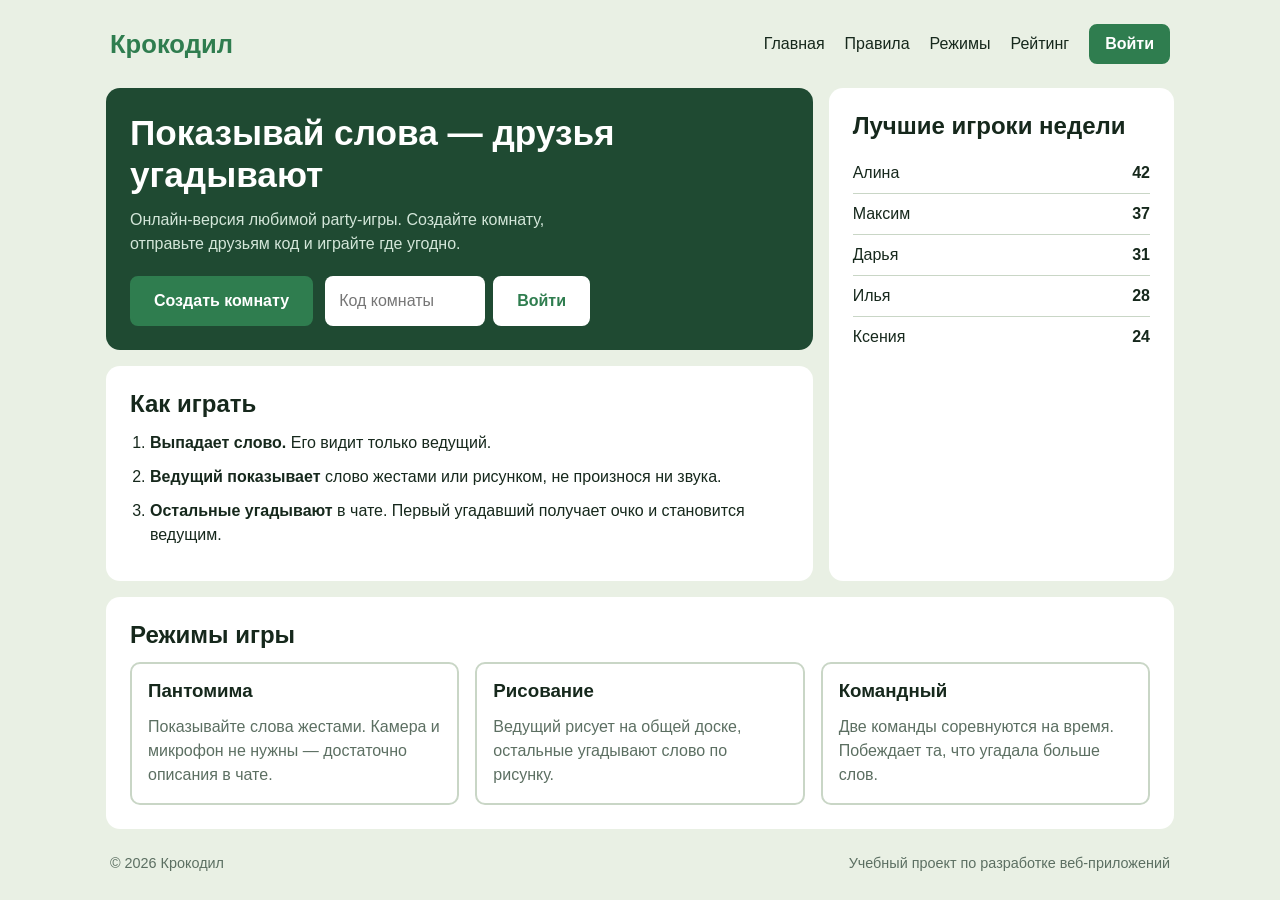
<file: PZ3/index.html>
<!DOCTYPE html>
<html lang="ru">
<head>
  <meta charset="UTF-8">
  <meta name="viewport" content="width=device-width, initial-scale=1">
  <title>Крокодил — играйте онлайн</title>
  <link rel="stylesheet" href="style.css">
</head>
<body>
  <div class="page">

    <header class="header">
      <a class="logo" href="index.html">Крокодил</a>
      <nav class="nav">
        <a href="index.html">Главная</a>
        <a href="#rules">Правила</a>
        <a href="#modes">Режимы</a>
        <a href="#top">Рейтинг</a>
        <a class="btn small" href="register.html">Войти</a>
      </nav>
    </header>

    <section class="hero">
      <h1>Показывай слова — друзья угадывают</h1>
      <p>Онлайн-версия любимой party-игры. Создайте комнату, отправьте друзьям код и играйте где угодно.</p>
      <div class="hero-actions">
        <a class="btn" href="#">Создать комнату</a>
        <form class="join" action="#" method="get">
          <input type="text" name="room" placeholder="Код комнаты" aria-label="Код комнаты">
          <button class="btn secondary" type="submit">Войти</button>
        </form>
      </div>
    </section>

    <section class="rules" id="rules">
      <h2>Как играть</h2>
      <ol>
        <li><b>Выпадает слово.</b> Его видит только ведущий.</li>
        <li><b>Ведущий показывает</b> слово жестами или рисунком, не произнося ни звука.</li>
        <li><b>Остальные угадывают</b> в чате. Первый угадавший получает очко и становится ведущим.</li>
      </ol>
    </section>

    <aside class="top" id="top">
      <h2>Лучшие игроки недели</h2>
      <ul>
        <li><span>Алина</span><b>42</b></li>
        <li><span>Максим</span><b>37</b></li>
        <li><span>Дарья</span><b>31</b></li>
        <li><span>Илья</span><b>28</b></li>
        <li><span>Ксения</span><b>24</b></li>
      </ul>
    </aside>

    <section class="modes" id="modes">
      <h2>Режимы игры</h2>
      <div class="cards">
        <article class="card">
          <h3>Пантомима</h3>
          <p>Показывайте слова жестами. Камера и микрофон не нужны — достаточно описания в чате.</p>
        </article>
        <article class="card">
          <h3>Рисование</h3>
          <p>Ведущий рисует на общей доске, остальные угадывают слово по рисунку.</p>
        </article>
        <article class="card">
          <h3>Командный</h3>
          <p>Две команды соревнуются на время. Побеждает та, что угадала больше слов.</p>
        </article>
      </div>
    </section>

    <footer class="footer">
      <span>© 2026 Крокодил</span>
      <span>Учебный проект по разработке веб-приложений</span>
    </footer>

  </div>
</body>
</html>
</file>
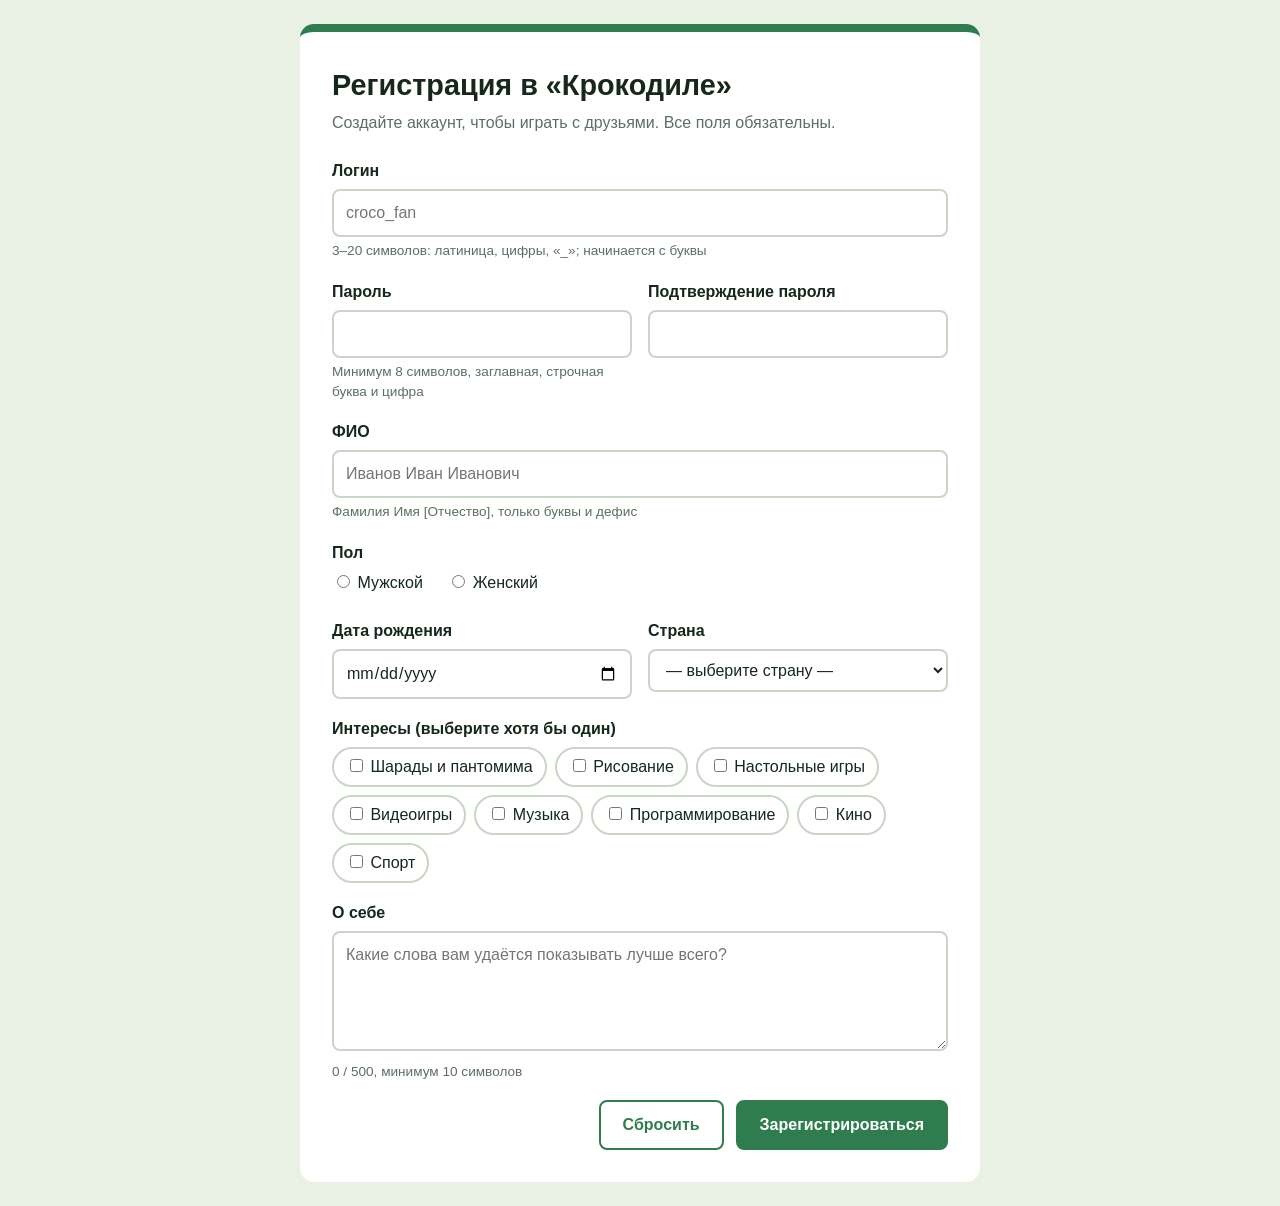
<file: PZ2/register.html>
<!DOCTYPE html>
<html lang="ru">
<head>
  <meta charset="UTF-8">
  <meta name="viewport" content="width=device-width, initial-scale=1">
  <title>Регистрация — Крокодил</title>
  <link rel="stylesheet" href="style.css">
</head>
<body>
  <main class="card">
    <h1>Регистрация в «Крокодиле»</h1>
    <p class="lead">Создайте аккаунт, чтобы играть с друзьями. Все поля обязательны.</p>

    <form id="regForm" action="welcome.html" method="get" novalidate>

      <div class="field">
        <label for="login">Логин</label>
        <input type="text" id="login" name="login" autocomplete="username" placeholder="croco_fan">
        <small class="hint">3–20 символов: латиница, цифры, «_»; начинается с буквы</small>
        <span class="error" data-for="login"></span>
      </div>

      <div class="row">
        <div class="field">
          <label for="password">Пароль</label>
          <!-- у паролей нет name, поэтому они не попадают в адресную строку при GET -->
          <input type="password" id="password" autocomplete="new-password">
          <small class="hint">Минимум 8 символов, заглавная, строчная буква и цифра</small>
          <span class="error" data-for="password"></span>
        </div>
        <div class="field">
          <label for="password2">Подтверждение пароля</label>
          <input type="password" id="password2" autocomplete="new-password">
          <span class="error" data-for="password2"></span>
        </div>
      </div>

      <div class="field">
        <label for="fio">ФИО</label>
        <input type="text" id="fio" name="fio" autocomplete="name" placeholder="Иванов Иван Иванович">
        <small class="hint">Фамилия Имя [Отчество], только буквы и дефис</small>
        <span class="error" data-for="fio"></span>
      </div>

      <fieldset class="field" id="genderBox">
        <legend>Пол</legend>
        <label class="opt"><input type="radio" name="gender" value="Мужской"> Мужской</label>
        <label class="opt"><input type="radio" name="gender" value="Женский"> Женский</label>
        <span class="error" data-for="gender"></span>
      </fieldset>

      <div class="row">
        <div class="field">
          <label for="birthdate">Дата рождения</label>
          <input type="date" id="birthdate" name="birthdate">
          <span class="error" data-for="birthdate"></span>
        </div>
        <div class="field">
          <label for="country">Страна</label>
          <select id="country" name="country">
            <option value="">— выберите страну —</option>
            <option>Беларусь</option>
            <option>Россия</option>
            <option>Украина</option>
            <option>Казахстан</option>
            <option>Польша</option>
            <option>Литва</option>
            <option>Германия</option>
            <option>США</option>
            <option>Другая</option>
          </select>
          <span class="error" data-for="country"></span>
        </div>
      </div>

      <fieldset class="field" id="interestsBox">
        <legend>Интересы (выберите хотя бы один)</legend>
        <div class="chips">
          <label class="chip"><input type="checkbox" name="interests" value="Шарады и пантомима"> Шарады и пантомима</label>
          <label class="chip"><input type="checkbox" name="interests" value="Рисование"> Рисование</label>
          <label class="chip"><input type="checkbox" name="interests" value="Настольные игры"> Настольные игры</label>
          <label class="chip"><input type="checkbox" name="interests" value="Видеоигры"> Видеоигры</label>
          <label class="chip"><input type="checkbox" name="interests" value="Музыка"> Музыка</label>
          <label class="chip"><input type="checkbox" name="interests" value="Программирование"> Программирование</label>
          <label class="chip"><input type="checkbox" name="interests" value="Кино"> Кино</label>
          <label class="chip"><input type="checkbox" name="interests" value="Спорт"> Спорт</label>
        </div>
        <span class="error" data-for="interests"></span>
      </fieldset>

      <div class="field">
        <label for="about">О себе</label>
        <textarea id="about" name="about" rows="4" maxlength="500" placeholder="Какие слова вам удаётся показывать лучше всего?"></textarea>
        <small class="hint"><span id="counter">0</span> / 500, минимум 10 символов</small>
        <span class="error" data-for="about"></span>
      </div>

      <div class="actions">
        <button type="reset" class="btn secondary">Сбросить</button>
        <button type="submit" class="btn">Зарегистрироваться</button>
      </div>
    </form>
  </main>
  <script src="register.js"></script>
</body>
</html>
</file>
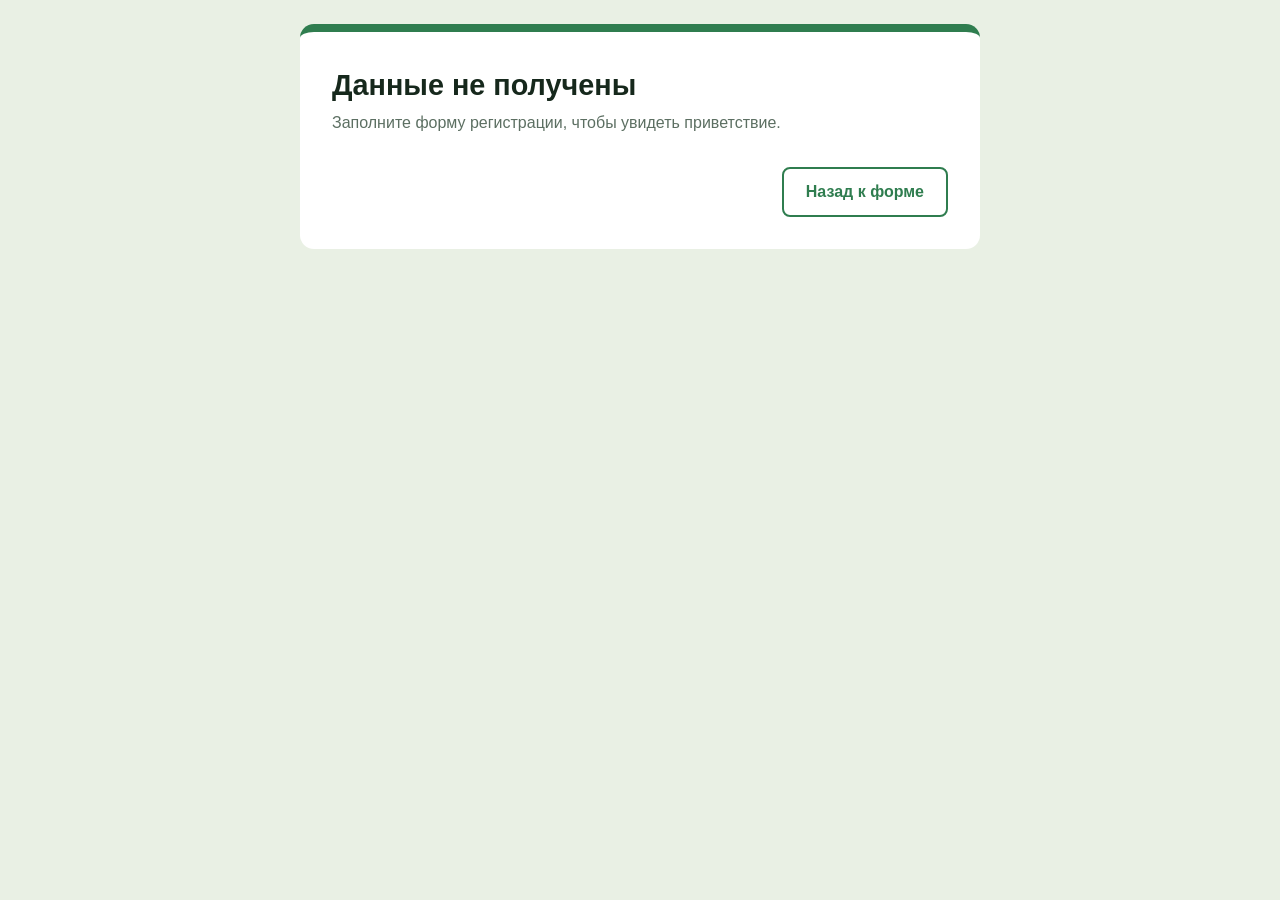
<file: PZ2/welcome.html>
<!DOCTYPE html>
<html lang="ru">
<head>
  <meta charset="UTF-8">
  <meta name="viewport" content="width=device-width, initial-scale=1">
  <title>Добро пожаловать — Крокодил</title>
  <link rel="stylesheet" href="style.css">
</head>
<body>
  <main class="card">
    <h1 id="greeting">Добро пожаловать!</h1>
    <p class="lead" id="birthdayInfo"></p>
    <dl class="summary" id="summary"></dl>
    <div class="actions">
      <a class="btn secondary" href="register.html">Назад к форме</a>
    </div>
  </main>
  <script src="welcome.js"></script>
</body>
</html>
</file>
<file: PZ3/style.css>
:root {
  --bg: #e9f0e4;
  --card: #ffffff;
  --ink: #16281c;
  --muted: #5c6f62;
  --accent: #2f7d4f;
  --accent-dark: #22603c;
  --line: #c9d6c6;
  --hero: #1f4a32;
}
* { box-sizing: border-box; }
body {
  margin: 0;
  background: var(--bg);
  color: var(--ink);
  font: 16px/1.5 "Trebuchet MS", Verdana, sans-serif;
}
a { color: inherit; }
h1, h2, h3 { line-height: 1.2; margin: 0 0 12px; }

/* ============ GRID: компьютер (по умолчанию) ============ */
.page {
  display: grid;
  max-width: 1100px;
  margin: 0 auto;
  padding: 16px;
  gap: 16px;
  grid-template-columns: repeat(3, 1fr);
  grid-template-areas:
    "header header header"
    "hero   hero   top"
    "rules  rules  top"
    "modes  modes  modes"
    "footer footer footer";
}
.header { grid-area: header; }
.hero   { grid-area: hero; }
.rules  { grid-area: rules; }
.top    { grid-area: top; }
.modes  { grid-area: modes; }
.footer { grid-area: footer; }

/* Общий вид блоков */
.hero, .rules, .top, .modes {
  background: var(--card);
  border-radius: 14px;
  padding: 24px;
}

/* Шапка и навигация — FlexBox внутри Grid */
.header {
  display: flex;
  justify-content: space-between;
  align-items: center;
  gap: 16px;
  padding: 8px 4px;
}
.logo { font-size: 1.6rem; font-weight: bold; text-decoration: none; color: var(--accent); }
.nav { display: flex; align-items: center; gap: 20px; }
.nav a { text-decoration: none; }
.nav a:not(.btn):hover { color: var(--accent); }

/* Главный блок */
.hero { background: var(--hero); color: #fff; }
.hero h1 { font-size: 2.2rem; }
.hero p { margin: 0 0 20px; color: #d3e6d9; max-width: 48ch; }
.hero-actions { display: flex; flex-wrap: wrap; gap: 12px; align-items: center; }
.join { display: flex; gap: 8px; }
.join input {
  width: 160px;
  padding: 10px 12px;
  font: inherit;
  border: 2px solid transparent;
  border-radius: 8px;
}
.join input:focus { outline: 3px solid #9bd3b0; }

/* Правила */
.rules ol { margin: 0; padding-left: 20px; }
.rules li { margin-bottom: 10px; }

/* Рейтинг */
.top ul { list-style: none; margin: 0; padding: 0; }
.top li {
  display: flex;
  justify-content: space-between;
  padding: 8px 0;
  border-bottom: 1px solid var(--line);
}
.top li:last-child { border-bottom: 0; }

/* Режимы: вложенный Grid */
.cards { display: grid; grid-template-columns: repeat(3, 1fr); gap: 16px; }
.card { padding: 16px; border: 2px solid var(--line); border-radius: 10px; }
.card p { margin: 0; color: var(--muted); }

/* Подвал */
.footer {
  display: flex;
  justify-content: space-between;
  gap: 12px;
  padding: 8px 4px;
  color: var(--muted);
  font-size: .9rem;
}

/* Кнопки */
.btn {
  display: inline-block;
  padding: 11px 22px;
  font: inherit;
  font-weight: bold;
  color: #fff;
  background: var(--accent);
  border: 2px solid var(--accent);
  border-radius: 8px;
  text-decoration: none;
  cursor: pointer;
}
.btn:hover { background: var(--accent-dark); border-color: var(--accent-dark); }
.btn.secondary { background: #fff; color: var(--accent); border-color: #fff; }
.btn.small { padding: 6px 14px; }

/* ============ Планшет: Grid остаётся, колонок 2 ============ */
@media (max-width: 992px) {
  .page {
    grid-template-columns: repeat(2, 1fr);
    grid-template-areas:
      "header header"
      "hero   hero"
      "rules  top"
      "modes  modes"
      "footer footer";
  }
  .cards { grid-template-columns: repeat(2, 1fr); }
}

/* ============ Телефон: Grid отключается, работает FlexBox ============ */
@media (max-width: 600px) {
  .page {
    display: flex;
    flex-direction: column;
    padding: 12px;
  }
  .header { flex-direction: column; align-items: flex-start; }
  .nav { flex-wrap: wrap; gap: 8px 16px; }
  .hero h1 { font-size: 1.7rem; }
  .hero-actions { flex-direction: column; align-items: stretch; }
  .hero-actions .btn { text-align: center; }
  .join input { flex: 1; width: auto; min-width: 0; }
  .cards { display: flex; flex-direction: column; }
  .footer { flex-direction: column; }
}
</file>
<file: PZ2/style.css>
:root {
  --bg: #e9f0e4;
  --card: #ffffff;
  --ink: #16281c;
  --muted: #5c6f62;
  --accent: #2f7d4f;
  --accent-dark: #22603c;
  --line: #c9d6c6;
  --danger: #b93a2a;
}
* { box-sizing: border-box; }
body {
  margin: 0;
  padding: 24px 12px;
  background: var(--bg);
  color: var(--ink);
  font: 16px/1.5 "Trebuchet MS", Verdana, sans-serif;
}
.card {
  max-width: 680px;
  margin: 0 auto;
  background: var(--card);
  padding: 32px;
  border-radius: 14px;
  border-top: 8px solid var(--accent);
}
h1 { margin: 0 0 4px; font-size: 1.8rem; }
.lead { margin: 0 0 24px; color: var(--muted); }

.field { margin: 0 0 18px; padding: 0; border: 0; min-width: 0; flex: 1; }
label, legend { display: block; font-weight: bold; margin-bottom: 6px; padding: 0; }
.row { display: flex; gap: 16px; }

input[type="text"], input[type="password"], input[type="date"], select, textarea {
  width: 100%;
  padding: 10px 12px;
  font: inherit;
  color: inherit;
  background: #fff;
  border: 2px solid var(--line);
  border-radius: 8px;
}
input:focus, select:focus, textarea:focus, .btn:focus-visible {
  outline: 3px solid #9bd3b0;
  border-color: var(--accent);
}
textarea { resize: vertical; }
.hint { display: block; margin-top: 4px; color: var(--muted); font-size: .85rem; }

.opt { display: inline-block; font-weight: normal; margin-right: 20px; }
.chips { display: flex; flex-wrap: wrap; gap: 8px; }
.chip {
  font-weight: normal;
  margin: 0;
  padding: 6px 12px;
  border: 2px solid var(--line);
  border-radius: 999px;
  cursor: pointer;
}
.chip:has(input:checked) { background: var(--accent); border-color: var(--accent); color: #fff; }

.error { display: none; margin-top: 4px; color: var(--danger); font-size: .9rem; }
.field.invalid .error { display: block; }
.field.invalid input[type="text"], .field.invalid input[type="password"],
.field.invalid input[type="date"], .field.invalid select, .field.invalid textarea {
  border-color: var(--danger);
}
.field.valid input[type="text"], .field.valid input[type="password"],
.field.valid input[type="date"], .field.valid select, .field.valid textarea {
  border-color: var(--accent);
}

.actions { display: flex; justify-content: flex-end; gap: 12px; margin-top: 8px; }
.btn {
  display: inline-block;
  padding: 11px 22px;
  font: inherit;
  font-weight: bold;
  color: #fff;
  background: var(--accent);
  border: 2px solid var(--accent);
  border-radius: 8px;
  text-decoration: none;
  cursor: pointer;
}
.btn:hover { background: var(--accent-dark); border-color: var(--accent-dark); }
.btn.secondary { background: #fff; color: var(--accent); }
.btn.secondary:hover { background: #eef6f0; }

.summary { margin: 0 0 8px; display: grid; grid-template-columns: max-content 1fr; gap: 6px 16px; }
.summary dt { color: var(--muted); }
.summary dd { margin: 0; }

@media (max-width: 600px) {
  .card { padding: 20px; }
  .row { flex-direction: column; gap: 0; }
  .actions { flex-direction: column-reverse; }
  .btn { text-align: center; }
}
</file>
